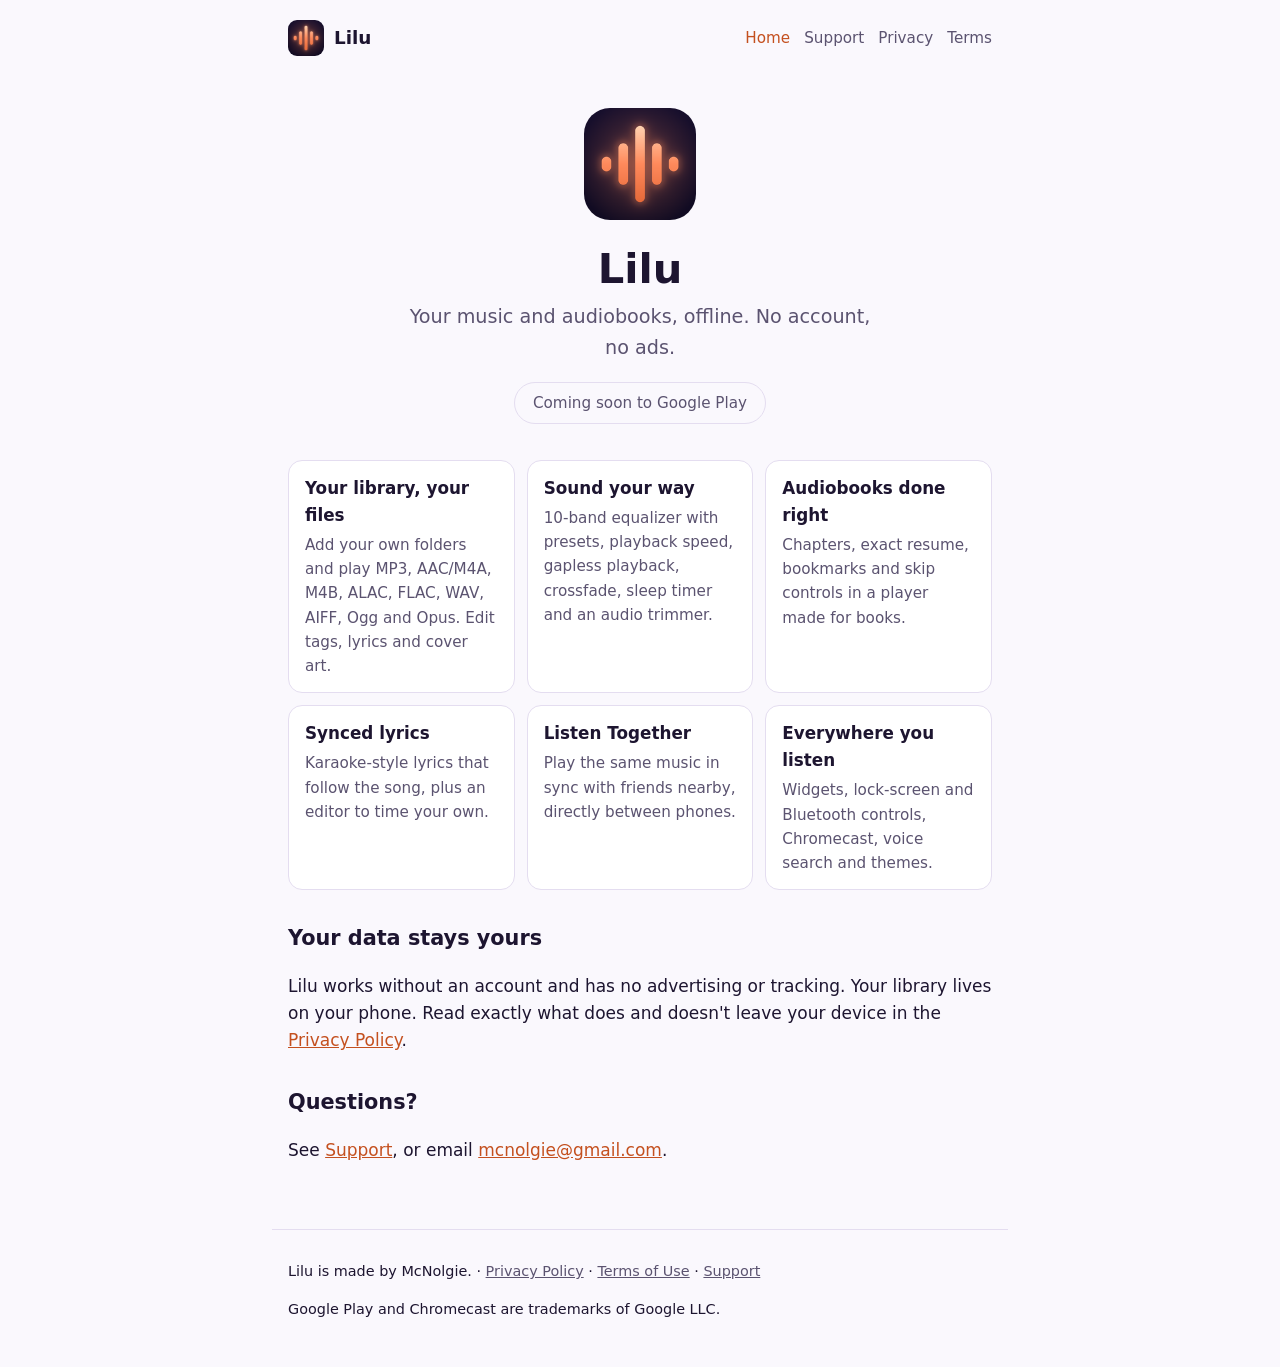
<file: index.html>
<!doctype html>
<html lang="en">
<head>
<meta charset="utf-8">
<meta name="viewport" content="width=device-width, initial-scale=1">
<title>Lilu – offline music and audiobook player by McNolgie</title>
<meta name="description" content="Lilu is an offline-first player for the music and audiobooks you already own. No account, no ads. Made by McNolgie.">
<link rel="icon" href="favicon.png">
<link rel="stylesheet" href="style.css">
</head>
<body>
<header class="site">
  <a class="brand" href="./"><img src="icon-192.png" alt="">Lilu</a>
  <nav class="site" aria-label="Site">
    <a href="./" aria-current="page">Home</a>
    <a href="support.html">Support</a>
    <a href="privacy.html">Privacy</a>
    <a href="terms.html">Terms</a>
  </nav>
</header>
<main>
  <section class="hero">
    <img src="icon-192.png" alt="Lilu app icon">
    <h1>Lilu</h1>
    <p>Your music and audiobooks, offline. No account, no ads.</p>
    <span class="pill">Coming soon to Google Play</span>
  </section>

  <div class="grid">
    <div class="card"><h3>Your library, your files</h3><p>Add your own folders and play MP3, AAC/M4A, M4B, ALAC, FLAC, WAV, AIFF, Ogg and Opus. Edit tags, lyrics and cover art.</p></div>
    <div class="card"><h3>Sound your way</h3><p>10-band equalizer with presets, playback speed, gapless playback, crossfade, sleep timer and an audio trimmer.</p></div>
    <div class="card"><h3>Audiobooks done right</h3><p>Chapters, exact resume, bookmarks and skip controls in a player made for books.</p></div>
    <div class="card"><h3>Synced lyrics</h3><p>Karaoke-style lyrics that follow the song, plus an editor to time your own.</p></div>
    <div class="card"><h3>Listen Together</h3><p>Play the same music in sync with friends nearby, directly between phones.</p></div>
    <div class="card"><h3>Everywhere you listen</h3><p>Widgets, lock-screen and Bluetooth controls, Chromecast, voice search and themes.</p></div>
  </div>

  <h2>Your data stays yours</h2>
  <p>Lilu works without an account and has no advertising or tracking. Your library lives on your phone. Read exactly what does and doesn't leave your device in the <a href="privacy.html">Privacy Policy</a>.</p>

  <h2>Questions?</h2>
  <p>See <a href="support.html">Support</a>, or email <a href="mailto:mcnolgie@gmail.com">mcnolgie@gmail.com</a>.</p>
</main>
<footer class="site">
  <p>Lilu is made by McNolgie. · <a href="privacy.html">Privacy Policy</a> · <a href="terms.html">Terms of Use</a> · <a href="support.html">Support</a></p>
  <p>Google Play and Chromecast are trademarks of Google LLC.</p>
</footer>
</body>
</html>
</file>
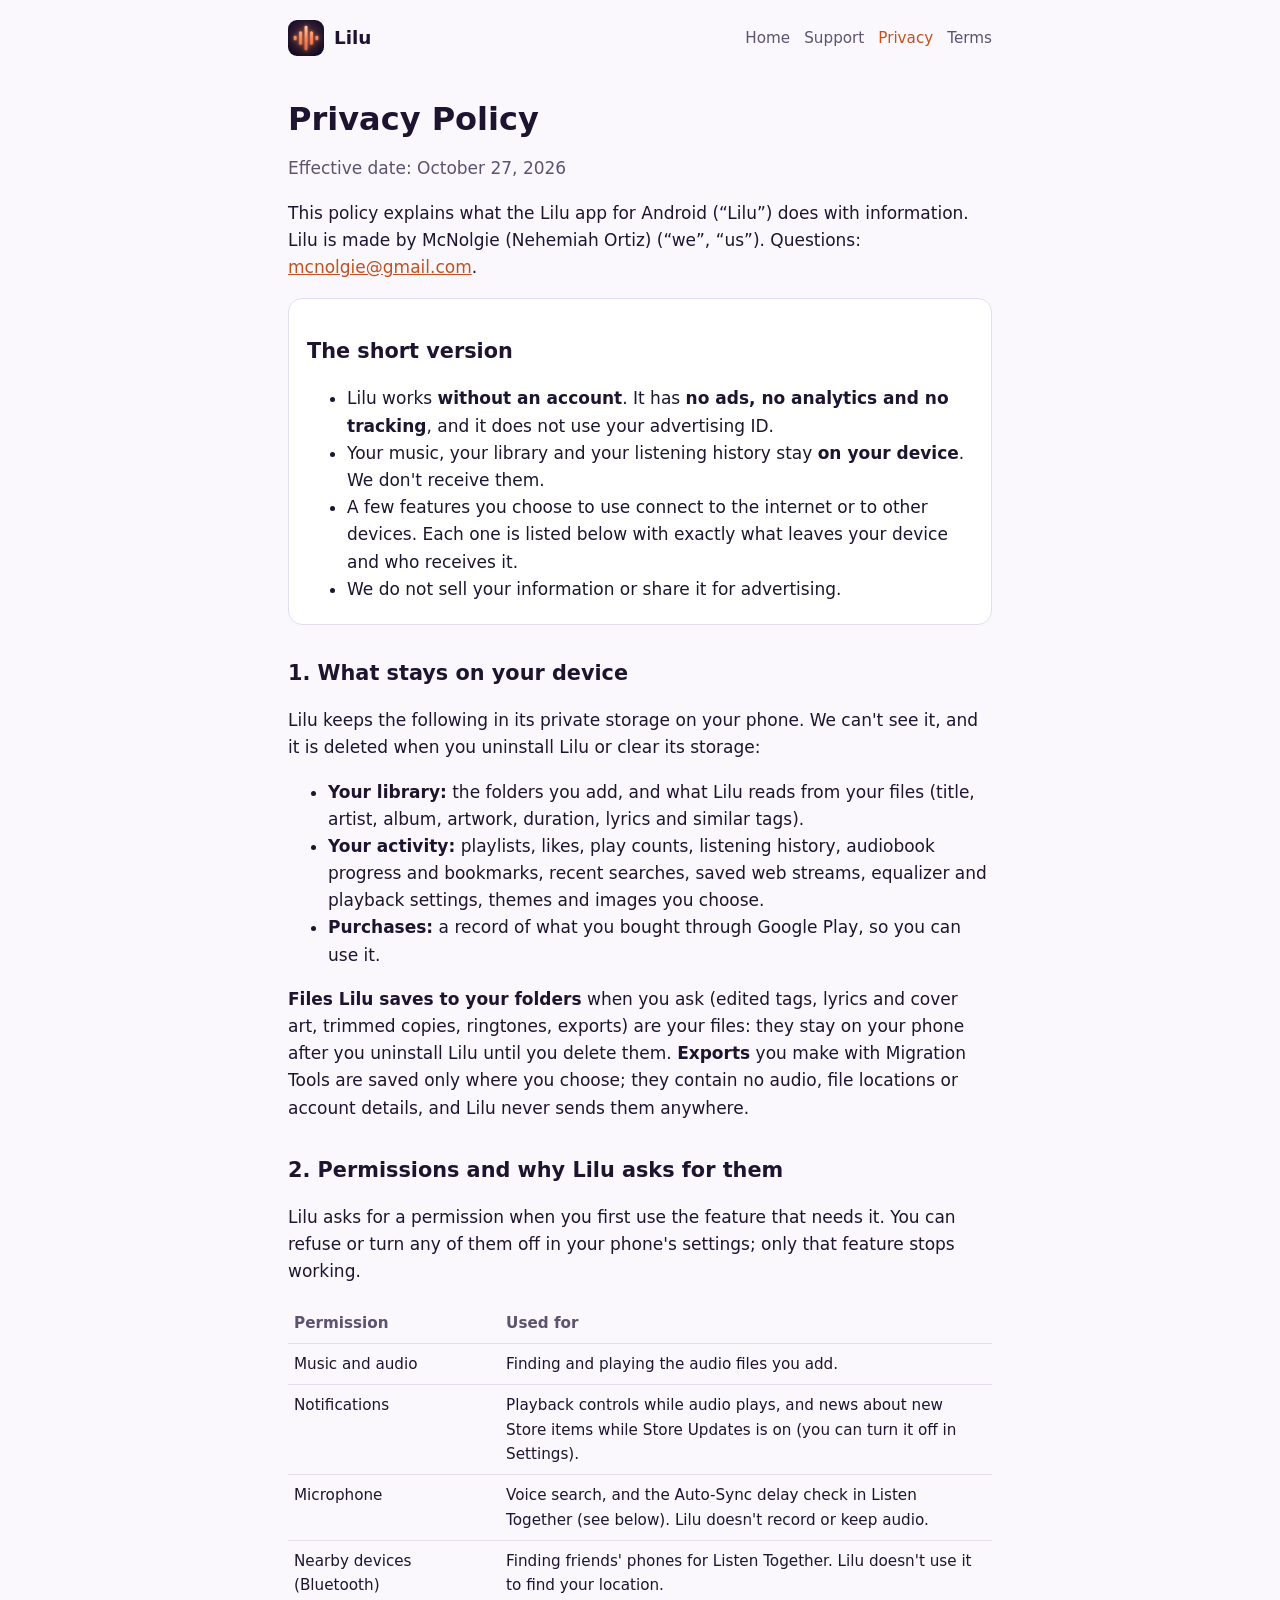
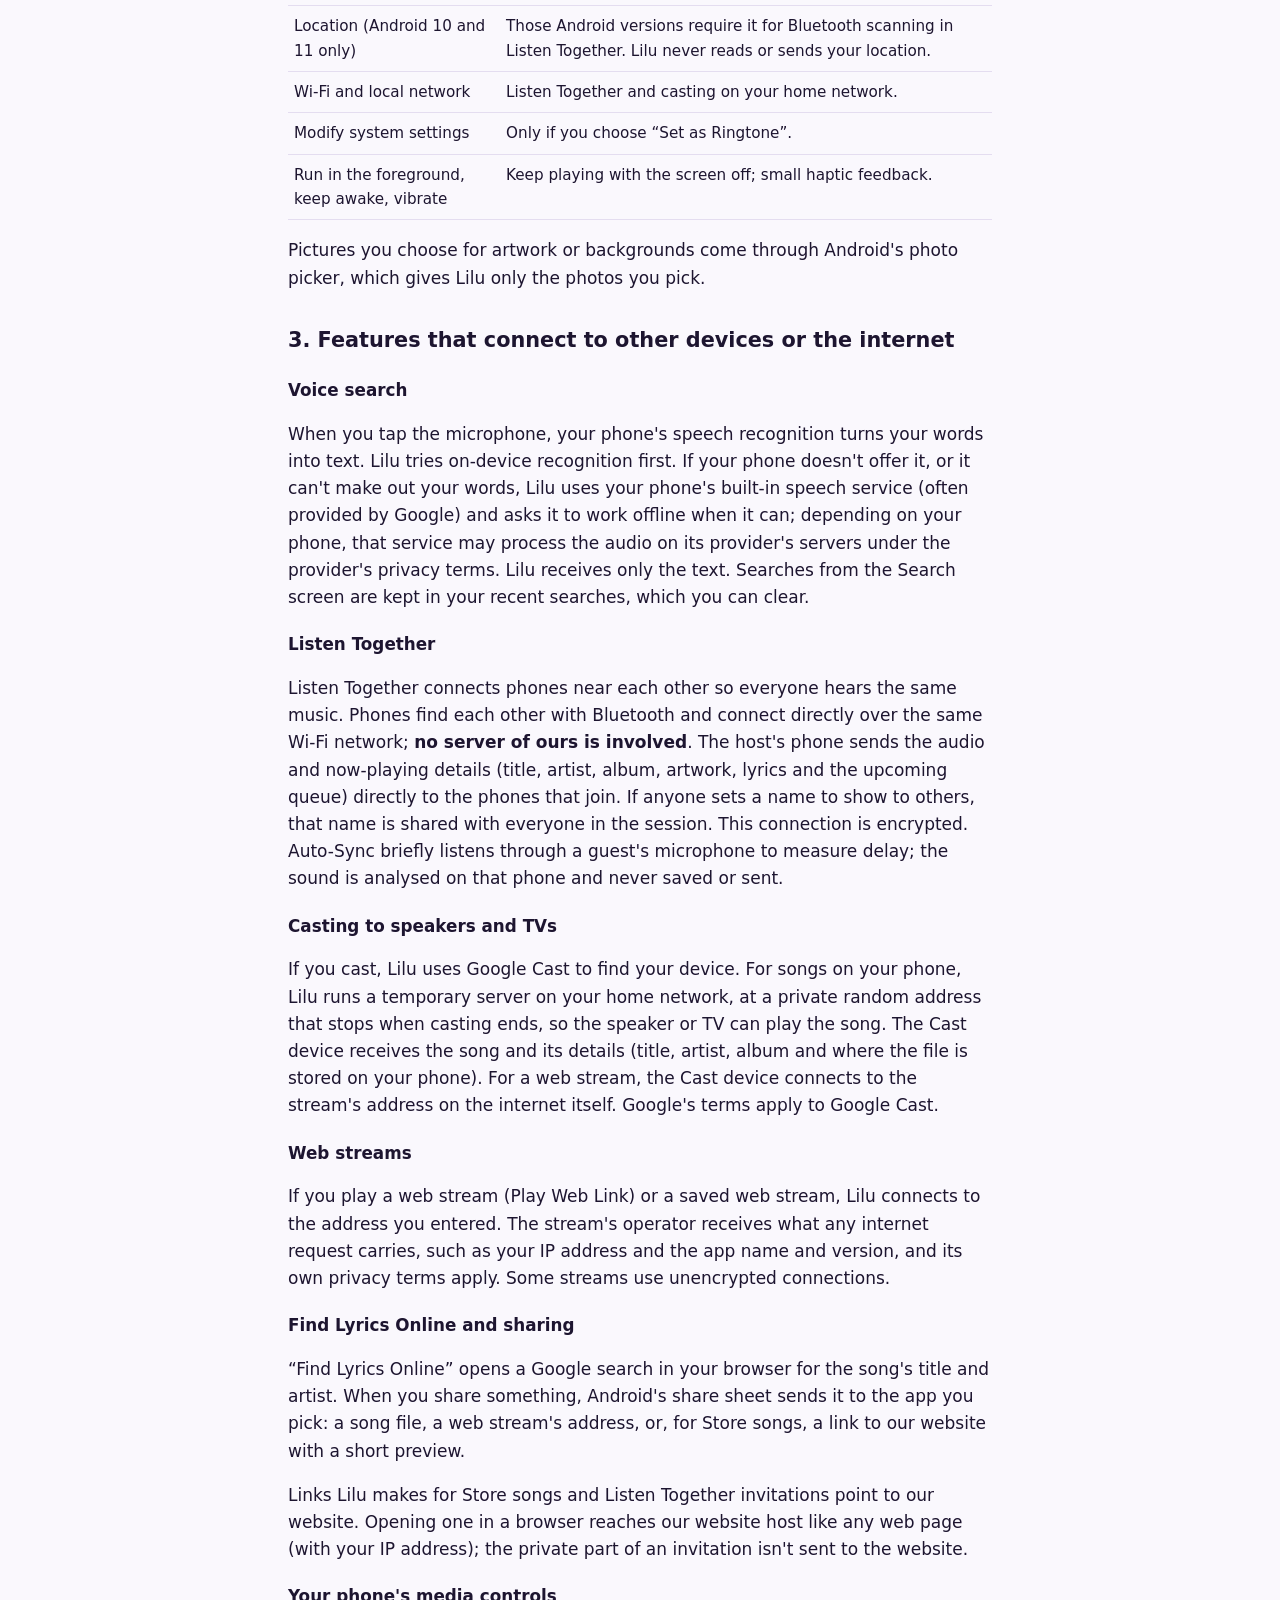
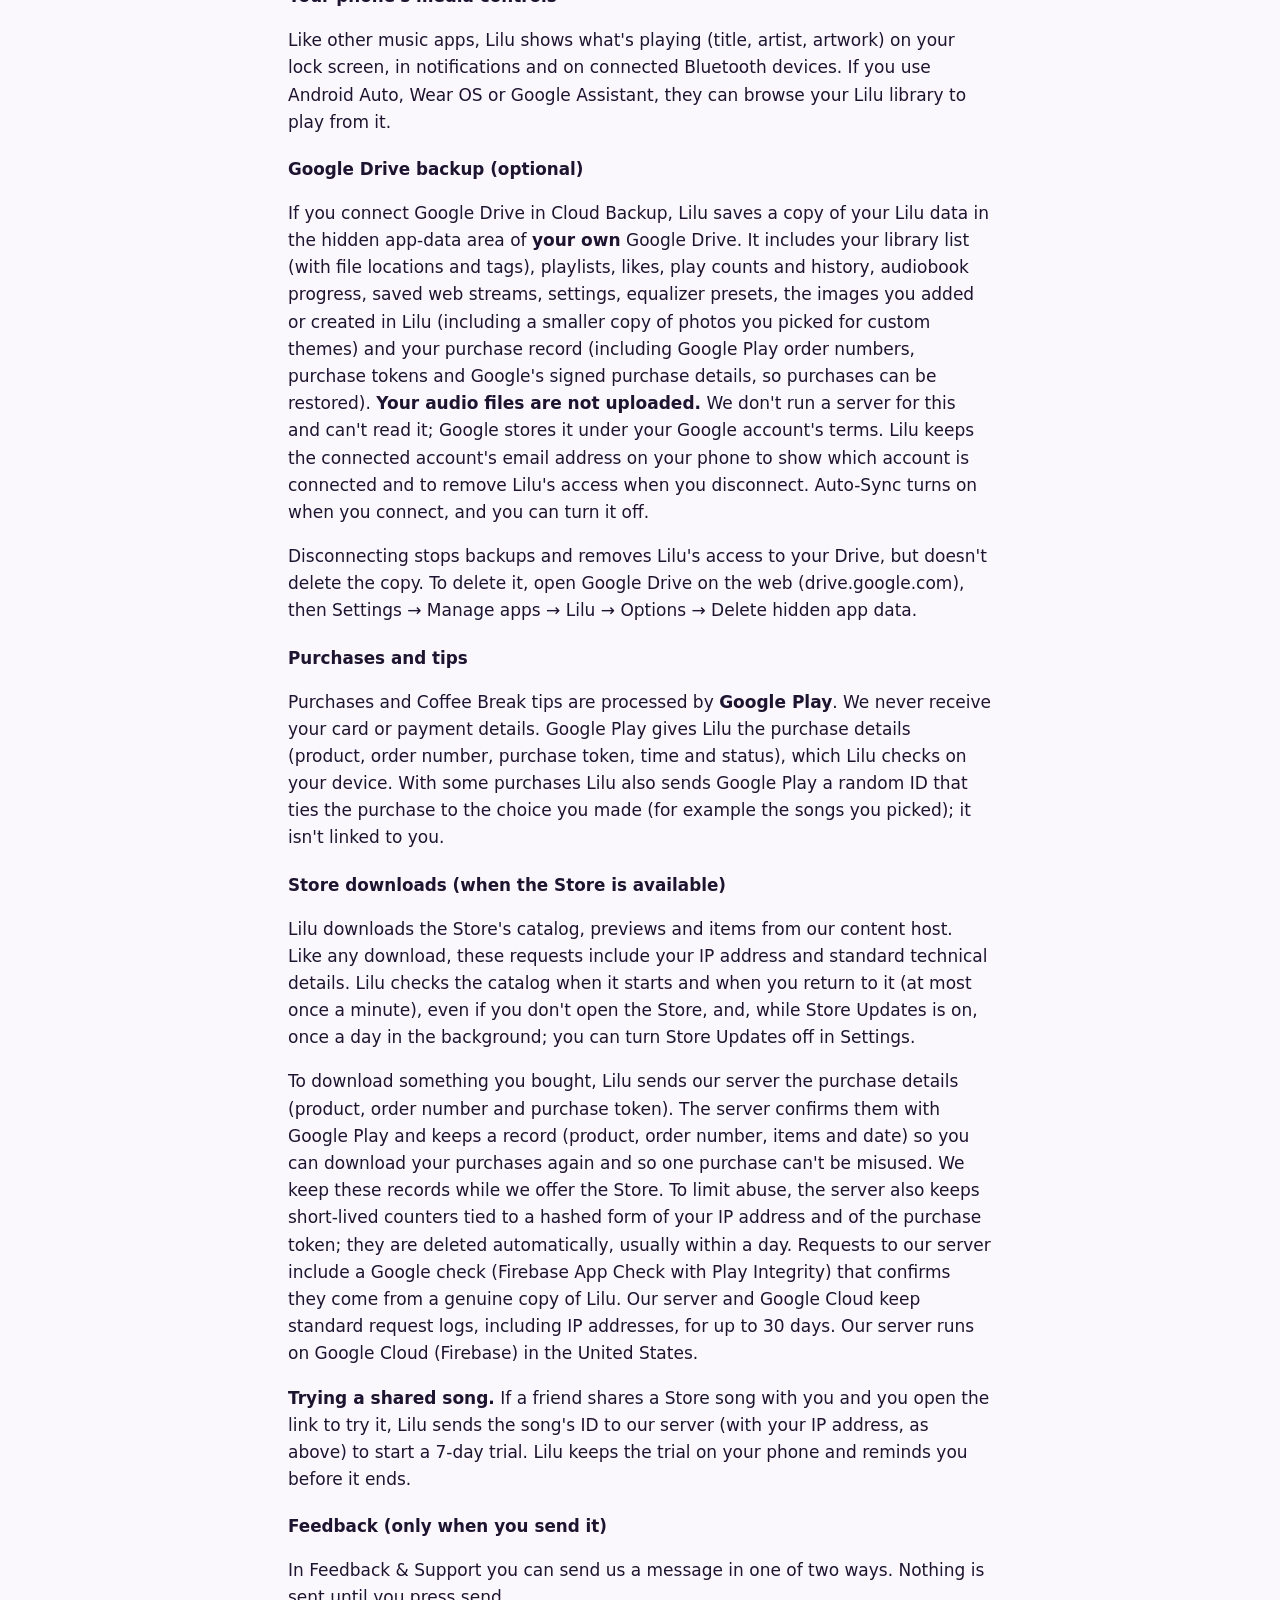
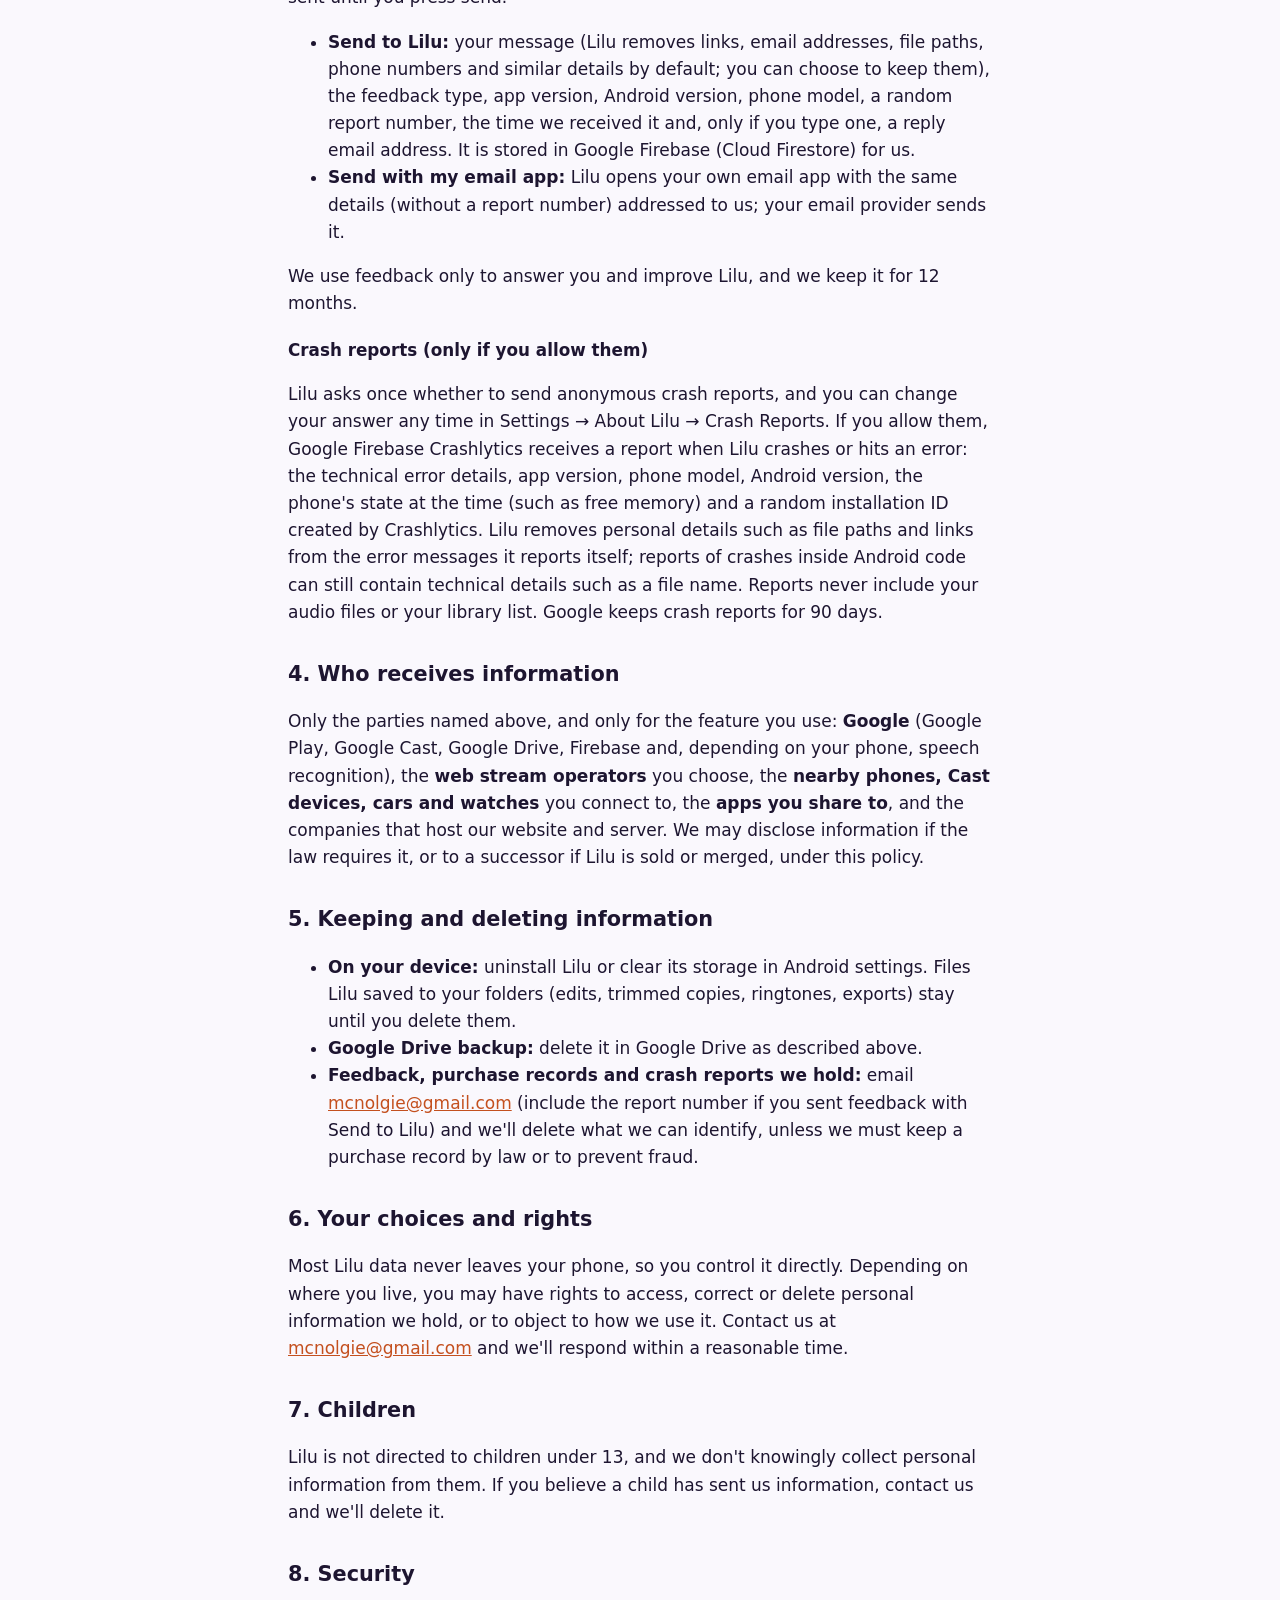
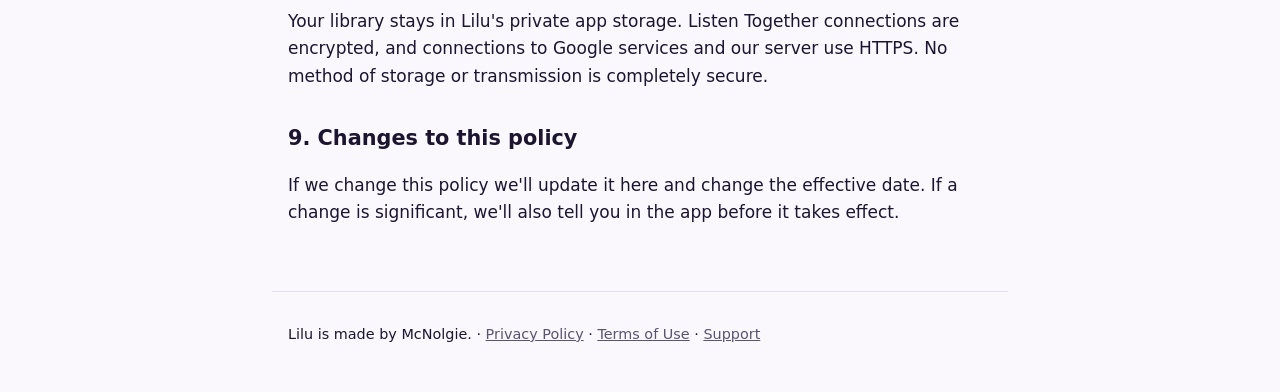
<file: privacy.html>
<!doctype html>
<html lang="en">
<head>
<meta charset="utf-8">
<meta name="viewport" content="width=device-width, initial-scale=1">
<title>Privacy Policy – Lilu</title>
<meta name="description" content="What the Lilu app keeps on your device, what leaves it, and who receives it.">
<link rel="icon" href="favicon.png">
<link rel="stylesheet" href="style.css">
</head>
<body>
<!-- Lilu by McNolgie. Checked against the app's code on 26 Oct 2026 (two independent passes). Owner details filled 26-27 Oct 2026. -->
<header class="site">
  <a class="brand" href="./"><img src="icon-192.png" alt="">Lilu</a>
  <nav class="site" aria-label="Site">
    <a href="./">Home</a>
    <a href="support.html">Support</a>
    <a href="privacy.html" aria-current="page">Privacy</a>
    <a href="terms.html">Terms</a>
  </nav>
</header>
<main>
<h1>Privacy Policy</h1>
<p class="muted">Effective date: October 27, 2026</p>

<p>This policy explains what the Lilu app for Android (“Lilu”) does with information. Lilu is made by McNolgie (Nehemiah Ortiz) (“we”, “us”). Questions: <a href="mailto:mcnolgie@gmail.com">mcnolgie@gmail.com</a>.</p>

<div class="summary">
<h2>The short version</h2>
<ul>
  <li>Lilu works <strong>without an account</strong>. It has <strong>no ads, no analytics and no tracking</strong>, and it does not use your advertising ID.</li>
  <li>Your music, your library and your listening history stay <strong>on your device</strong>. We don't receive them.</li>
  <li>A few features you choose to use connect to the internet or to other devices. Each one is listed below with exactly what leaves your device and who receives it.</li>
  <li>We do not sell your information or share it for advertising.</li>
</ul>
</div>

<h2>1. What stays on your device</h2>
<p>Lilu keeps the following in its private storage on your phone. We can't see it, and it is deleted when you uninstall Lilu or clear its storage:</p>
<ul>
  <li><strong>Your library:</strong> the folders you add, and what Lilu reads from your files (title, artist, album, artwork, duration, lyrics and similar tags).</li>
  <li><strong>Your activity:</strong> playlists, likes, play counts, listening history, audiobook progress and bookmarks, recent searches, saved web streams, equalizer and playback settings, themes and images you choose.</li>
  <li><strong>Purchases:</strong> a record of what you bought through Google Play, so you can use it.</li>
</ul>
<p><strong>Files Lilu saves to your folders</strong> when you ask (edited tags, lyrics and cover art, trimmed copies, ringtones, exports) are your files: they stay on your phone after you uninstall Lilu until you delete them. <strong>Exports</strong> you make with Migration Tools are saved only where you choose; they contain no audio, file locations or account details, and Lilu never sends them anywhere.</p>

<h2>2. Permissions and why Lilu asks for them</h2>
<p>Lilu asks for a permission when you first use the feature that needs it. You can refuse or turn any of them off in your phone's settings; only that feature stops working.</p>
<div class="table-wrap"><table>
  <tr><th>Permission</th><th>Used for</th></tr>
  <tr><td>Music and audio</td><td>Finding and playing the audio files you add.</td></tr>
  <tr><td>Notifications</td><td>Playback controls while audio plays, and news about new Store items while Store Updates is on (you can turn it off in Settings).</td></tr>
  <tr><td>Microphone</td><td>Voice search, and the Auto-Sync delay check in Listen Together (see below). Lilu doesn't record or keep audio.</td></tr>
  <tr><td>Nearby devices (Bluetooth)</td><td>Finding friends' phones for Listen Together. Lilu doesn't use it to find your location.</td></tr>
  <tr><td>Location (Android 10 and 11 only)</td><td>Those Android versions require it for Bluetooth scanning in Listen Together. Lilu never reads or sends your location.</td></tr>
  <tr><td>Wi-Fi and local network</td><td>Listen Together and casting on your home network.</td></tr>
  <tr><td>Modify system settings</td><td>Only if you choose “Set as Ringtone”.</td></tr>
  <tr><td>Run in the foreground, keep awake, vibrate</td><td>Keep playing with the screen off; small haptic feedback.</td></tr>
</table></div>
<p>Pictures you choose for artwork or backgrounds come through Android's photo picker, which gives Lilu only the photos you pick.</p>

<h2>3. Features that connect to other devices or the internet</h2>

<h3>Voice search</h3>
<p>When you tap the microphone, your phone's speech recognition turns your words into text. Lilu tries on-device recognition first. If your phone doesn't offer it, or it can't make out your words, Lilu uses your phone's built-in speech service (often provided by Google) and asks it to work offline when it can; depending on your phone, that service may process the audio on its provider's servers under the provider's privacy terms. Lilu receives only the text. Searches from the Search screen are kept in your recent searches, which you can clear.</p>

<h3>Listen Together</h3>
<p>Listen Together connects phones near each other so everyone hears the same music. Phones find each other with Bluetooth and connect directly over the same Wi-Fi network; <strong>no server of ours is involved</strong>. The host's phone sends the audio and now-playing details (title, artist, album, artwork, lyrics and the upcoming queue) directly to the phones that join. If anyone sets a name to show to others, that name is shared with everyone in the session. This connection is encrypted. Auto-Sync briefly listens through a guest's microphone to measure delay; the sound is analysed on that phone and never saved or sent.</p>

<h3>Casting to speakers and TVs</h3>
<p>If you cast, Lilu uses Google Cast to find your device. For songs on your phone, Lilu runs a temporary server on your home network, at a private random address that stops when casting ends, so the speaker or TV can play the song. The Cast device receives the song and its details (title, artist, album and where the file is stored on your phone). For a web stream, the Cast device connects to the stream's address on the internet itself. Google's terms apply to Google Cast.</p>

<h3>Web streams</h3>
<p>If you play a web stream (Play Web Link) or a saved web stream, Lilu connects to the address you entered. The stream's operator receives what any internet request carries, such as your IP address and the app name and version, and its own privacy terms apply. Some streams use unencrypted connections.</p>

<h3>Find Lyrics Online and sharing</h3>
<p>“Find Lyrics Online” opens a Google search in your browser for the song's title and artist. When you share something, Android's share sheet sends it to the app you pick: a song file, a web stream's address, or, for Store songs, a link to our website with a short preview.</p>
<p>Links Lilu makes for Store songs and Listen Together invitations point to our website. Opening one in a browser reaches our website host like any web page (with your IP address); the private part of an invitation isn't sent to the website.</p>

<h3>Your phone's media controls</h3>
<p>Like other music apps, Lilu shows what's playing (title, artist, artwork) on your lock screen, in notifications and on connected Bluetooth devices. If you use Android Auto, Wear OS or Google Assistant, they can browse your Lilu library to play from it.</p>

<h3>Google Drive backup (optional)</h3>
<p>If you connect Google Drive in Cloud Backup, Lilu saves a copy of your Lilu data in the hidden app-data area of <strong>your own</strong> Google Drive. It includes your library list (with file locations and tags), playlists, likes, play counts and history, audiobook progress, saved web streams, settings, equalizer presets, the images you added or created in Lilu (including a smaller copy of photos you picked for custom themes) and your purchase record (including Google Play order numbers, purchase tokens and Google's signed purchase details, so purchases can be restored). <strong>Your audio files are not uploaded.</strong> We don't run a server for this and can't read it; Google stores it under your Google account's terms. Lilu keeps the connected account's email address on your phone to show which account is connected and to remove Lilu's access when you disconnect. Auto-Sync turns on when you connect, and you can turn it off.</p>
<p>Disconnecting stops backups and removes Lilu's access to your Drive, but doesn't delete the copy. To delete it, open Google Drive on the web (drive.google.com), then Settings → Manage apps → Lilu → Options → Delete hidden app data.</p>

<h3>Purchases and tips</h3>
<p>Purchases and Coffee Break tips are processed by <strong>Google Play</strong>. We never receive your card or payment details. Google Play gives Lilu the purchase details (product, order number, purchase token, time and status), which Lilu checks on your device. With some purchases Lilu also sends Google Play a random ID that ties the purchase to the choice you made (for example the songs you picked); it isn't linked to you.</p>

<h3>Store downloads (when the Store is available)</h3>
<p>Lilu downloads the Store's catalog, previews and items from our content host. Like any download, these requests include your IP address and standard technical details. Lilu checks the catalog when it starts and when you return to it (at most once a minute), even if you don't open the Store, and, while Store Updates is on, once a day in the background; you can turn Store Updates off in Settings.</p>
<p>To download something you bought, Lilu sends our server the purchase details (product, order number and purchase token). The server confirms them with Google Play and keeps a record (product, order number, items and date) so you can download your purchases again and so one purchase can't be misused. We keep these records while we offer the Store. To limit abuse, the server also keeps short-lived counters tied to a hashed form of your IP address and of the purchase token; they are deleted automatically, usually within a day. Requests to our server include a Google check (Firebase App Check with Play Integrity) that confirms they come from a genuine copy of Lilu. Our server and Google Cloud keep standard request logs, including IP addresses, for up to 30 days. Our server runs on Google Cloud (Firebase) in the United States.</p>
<p><strong>Trying a shared song.</strong> If a friend shares a Store song with you and you open the link to try it, Lilu sends the song's ID to our server (with your IP address, as above) to start a 7-day trial. Lilu keeps the trial on your phone and reminds you before it ends.</p>

<h3>Feedback (only when you send it)</h3>
<p>In Feedback &amp; Support you can send us a message in one of two ways. Nothing is sent until you press send.</p>
<ul>
  <li><strong>Send to Lilu:</strong> your message (Lilu removes links, email addresses, file paths, phone numbers and similar details by default; you can choose to keep them), the feedback type, app version, Android version, phone model, a random report number, the time we received it and, only if you type one, a reply email address. It is stored in Google Firebase (Cloud Firestore) for us.</li>
  <li><strong>Send with my email app:</strong> Lilu opens your own email app with the same details (without a report number) addressed to us; your email provider sends it.</li>
</ul>
<p>We use feedback only to answer you and improve Lilu, and we keep it for 12 months.</p>

<h3>Crash reports (only if you allow them)</h3>
<p>Lilu asks once whether to send anonymous crash reports, and you can change your answer any time in Settings → About Lilu → Crash Reports. If you allow them, Google Firebase Crashlytics receives a report when Lilu crashes or hits an error: the technical error details, app version, phone model, Android version, the phone's state at the time (such as free memory) and a random installation ID created by Crashlytics. Lilu removes personal details such as file paths and links from the error messages it reports itself; reports of crashes inside Android code can still contain technical details such as a file name. Reports never include your audio files or your library list. Google keeps crash reports for 90 days.</p>

<h2>4. Who receives information</h2>
<p>Only the parties named above, and only for the feature you use: <strong>Google</strong> (Google Play, Google Cast, Google Drive, Firebase and, depending on your phone, speech recognition), the <strong>web stream operators</strong> you choose, the <strong>nearby phones, Cast devices, cars and watches</strong> you connect to, the <strong>apps you share to</strong>, and the companies that host our website and server. We may disclose information if the law requires it, or to a successor if Lilu is sold or merged, under this policy.</p>

<h2>5. Keeping and deleting information</h2>
<ul>
  <li><strong>On your device:</strong> uninstall Lilu or clear its storage in Android settings. Files Lilu saved to your folders (edits, trimmed copies, ringtones, exports) stay until you delete them.</li>
  <li><strong>Google Drive backup:</strong> delete it in Google Drive as described above.</li>
  <li><strong>Feedback, purchase records and crash reports we hold:</strong> email <a href="mailto:mcnolgie@gmail.com">mcnolgie@gmail.com</a> (include the report number if you sent feedback with Send to Lilu) and we'll delete what we can identify, unless we must keep a purchase record by law or to prevent fraud.</li>
</ul>

<h2>6. Your choices and rights</h2>
<p>Most Lilu data never leaves your phone, so you control it directly. Depending on where you live, you may have rights to access, correct or delete personal information we hold, or to object to how we use it. Contact us at <a href="mailto:mcnolgie@gmail.com">mcnolgie@gmail.com</a> and we'll respond within a reasonable time.</p>

<h2>7. Children</h2>
<p>Lilu is not directed to children under 13, and we don't knowingly collect personal information from them. If you believe a child has sent us information, contact us and we'll delete it.</p>

<h2>8. Security</h2>
<p>Your library stays in Lilu's private app storage. Listen Together connections are encrypted, and connections to Google services and our server use HTTPS. No method of storage or transmission is completely secure.</p>

<h2>9. Changes to this policy</h2>
<p>If we change this policy we'll update it here and change the effective date. If a change is significant, we'll also tell you in the app before it takes effect.</p>
</main>
<footer class="site">
  <p>Lilu is made by McNolgie. · <a href="privacy.html">Privacy Policy</a> · <a href="terms.html">Terms of Use</a> · <a href="support.html">Support</a></p>
</footer>
</body>
</html>
</file>
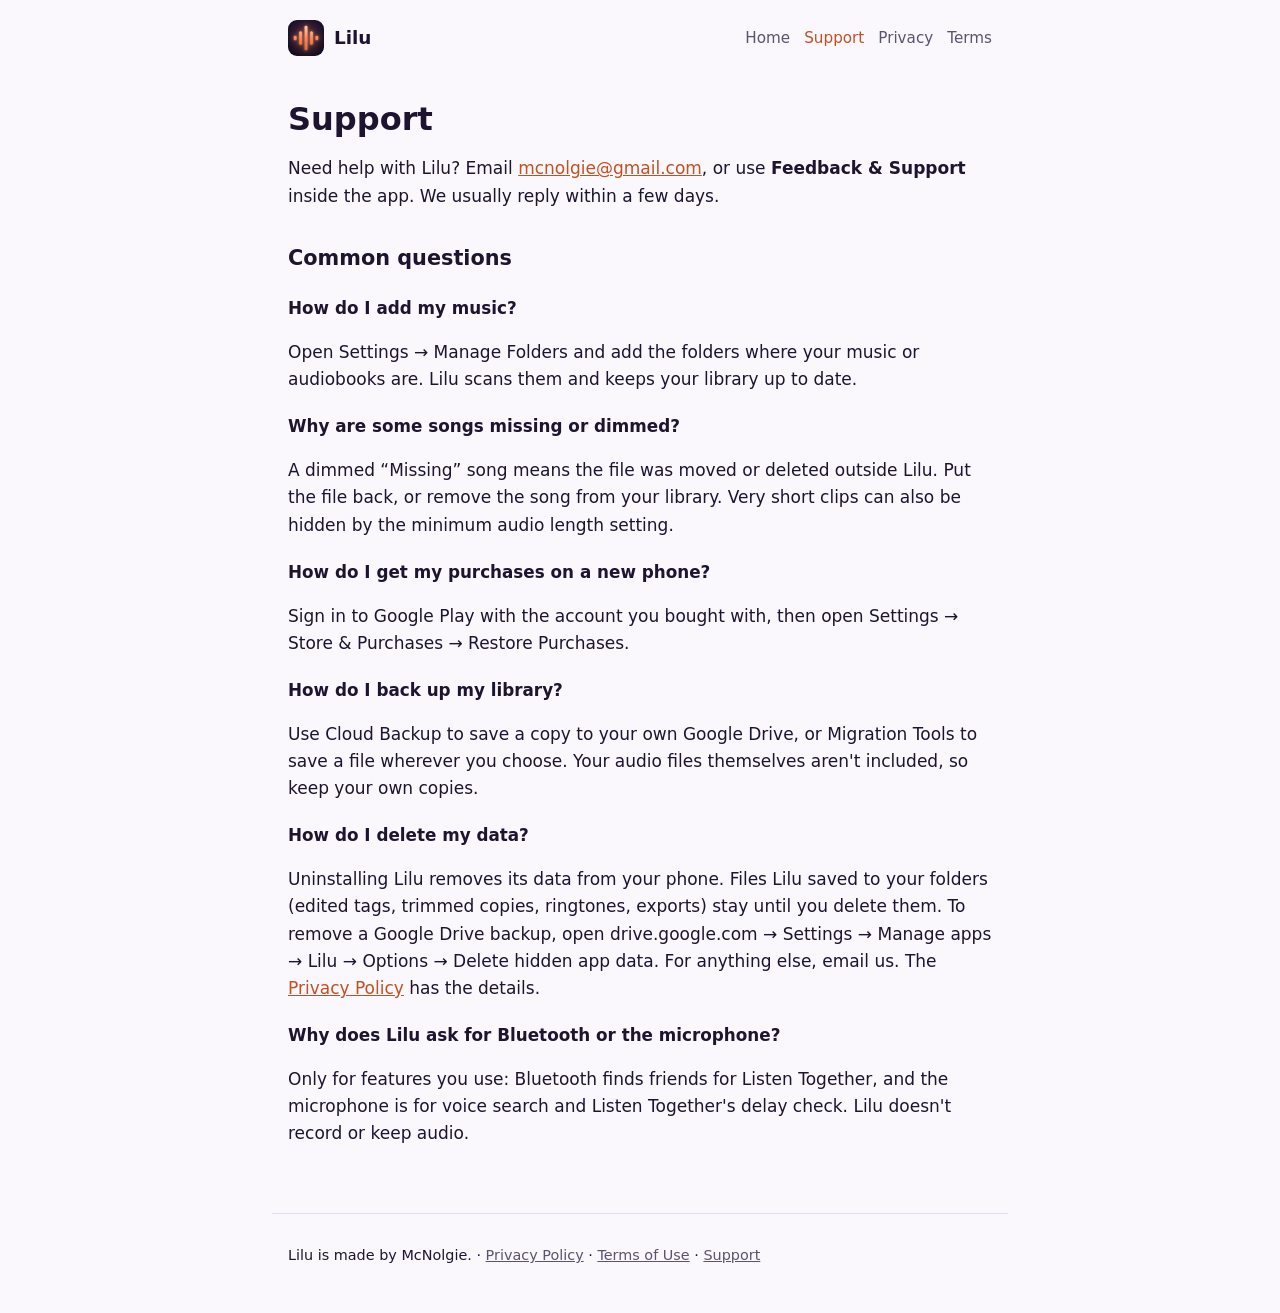
<file: support.html>
<!doctype html>
<html lang="en">
<head>
<meta charset="utf-8">
<meta name="viewport" content="width=device-width, initial-scale=1">
<title>Support – Lilu</title>
<meta name="description" content="Help with the Lilu app and how to contact McNolgie.">
<link rel="icon" href="favicon.png">
<link rel="stylesheet" href="style.css">
</head>
<body>
<header class="site">
  <a class="brand" href="./"><img src="icon-192.png" alt="">Lilu</a>
  <nav class="site" aria-label="Site">
    <a href="./">Home</a>
    <a href="support.html" aria-current="page">Support</a>
    <a href="privacy.html">Privacy</a>
    <a href="terms.html">Terms</a>
  </nav>
</header>
<main>
<h1>Support</h1>
<p>Need help with Lilu? Email <a href="mailto:mcnolgie@gmail.com">mcnolgie@gmail.com</a>, or use <strong>Feedback &amp; Support</strong> inside the app. We usually reply within a few days.</p>

<h2>Common questions</h2>

<h3>How do I add my music?</h3>
<p>Open Settings → Manage Folders and add the folders where your music or audiobooks are. Lilu scans them and keeps your library up to date.</p>

<h3>Why are some songs missing or dimmed?</h3>
<p>A dimmed “Missing” song means the file was moved or deleted outside Lilu. Put the file back, or remove the song from your library. Very short clips can also be hidden by the minimum audio length setting.</p>

<h3>How do I get my purchases on a new phone?</h3>
<p>Sign in to Google Play with the account you bought with, then open Settings → Store &amp; Purchases → Restore Purchases.</p>

<h3>How do I back up my library?</h3>
<p>Use Cloud Backup to save a copy to your own Google Drive, or Migration Tools to save a file wherever you choose. Your audio files themselves aren't included, so keep your own copies.</p>

<h3>How do I delete my data?</h3>
<p>Uninstalling Lilu removes its data from your phone. Files Lilu saved to your folders (edited tags, trimmed copies, ringtones, exports) stay until you delete them. To remove a Google Drive backup, open drive.google.com → Settings → Manage apps → Lilu → Options → Delete hidden app data. For anything else, email us. The <a href="privacy.html">Privacy Policy</a> has the details.</p>

<h3>Why does Lilu ask for Bluetooth or the microphone?</h3>
<p>Only for features you use: Bluetooth finds friends for Listen Together, and the microphone is for voice search and Listen Together's delay check. Lilu doesn't record or keep audio.</p>
</main>
<footer class="site">
  <p>Lilu is made by McNolgie. · <a href="privacy.html">Privacy Policy</a> · <a href="terms.html">Terms of Use</a> · <a href="support.html">Support</a></p>
</footer>
</body>
</html>
</file>
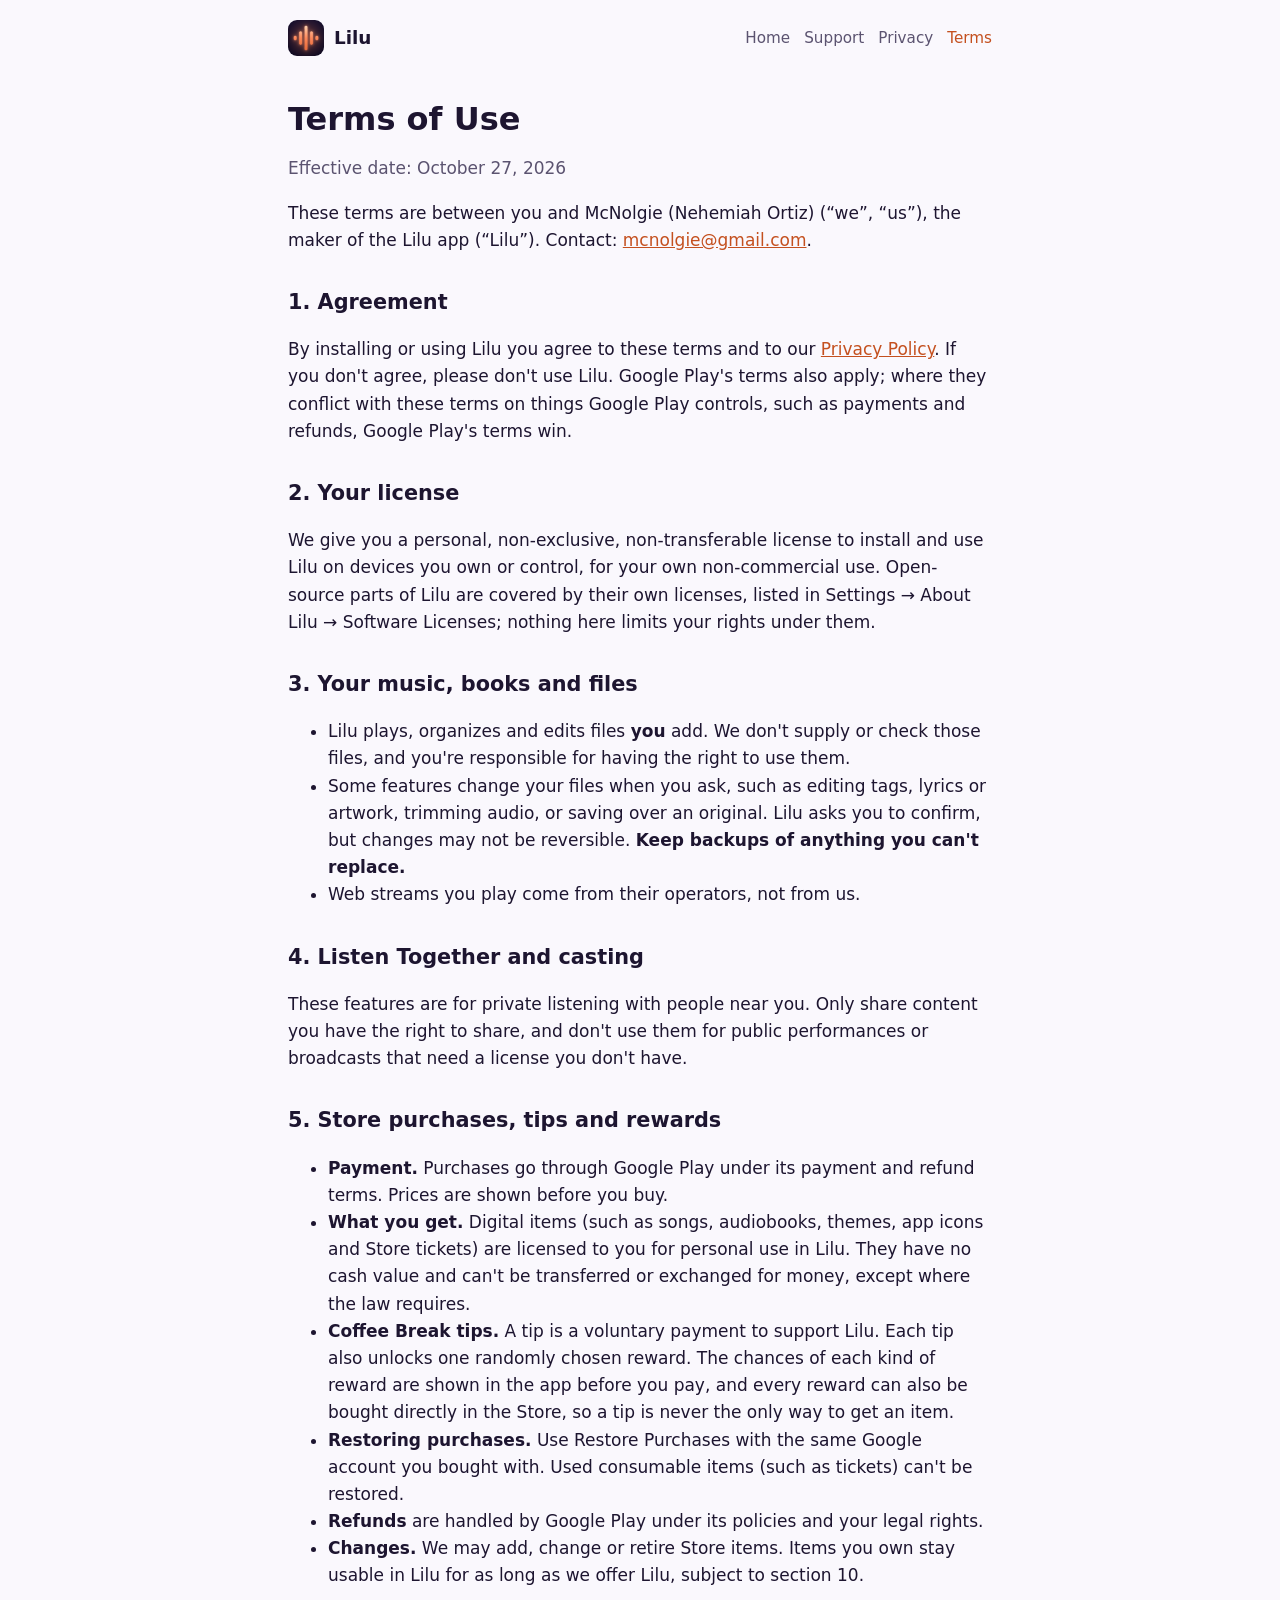
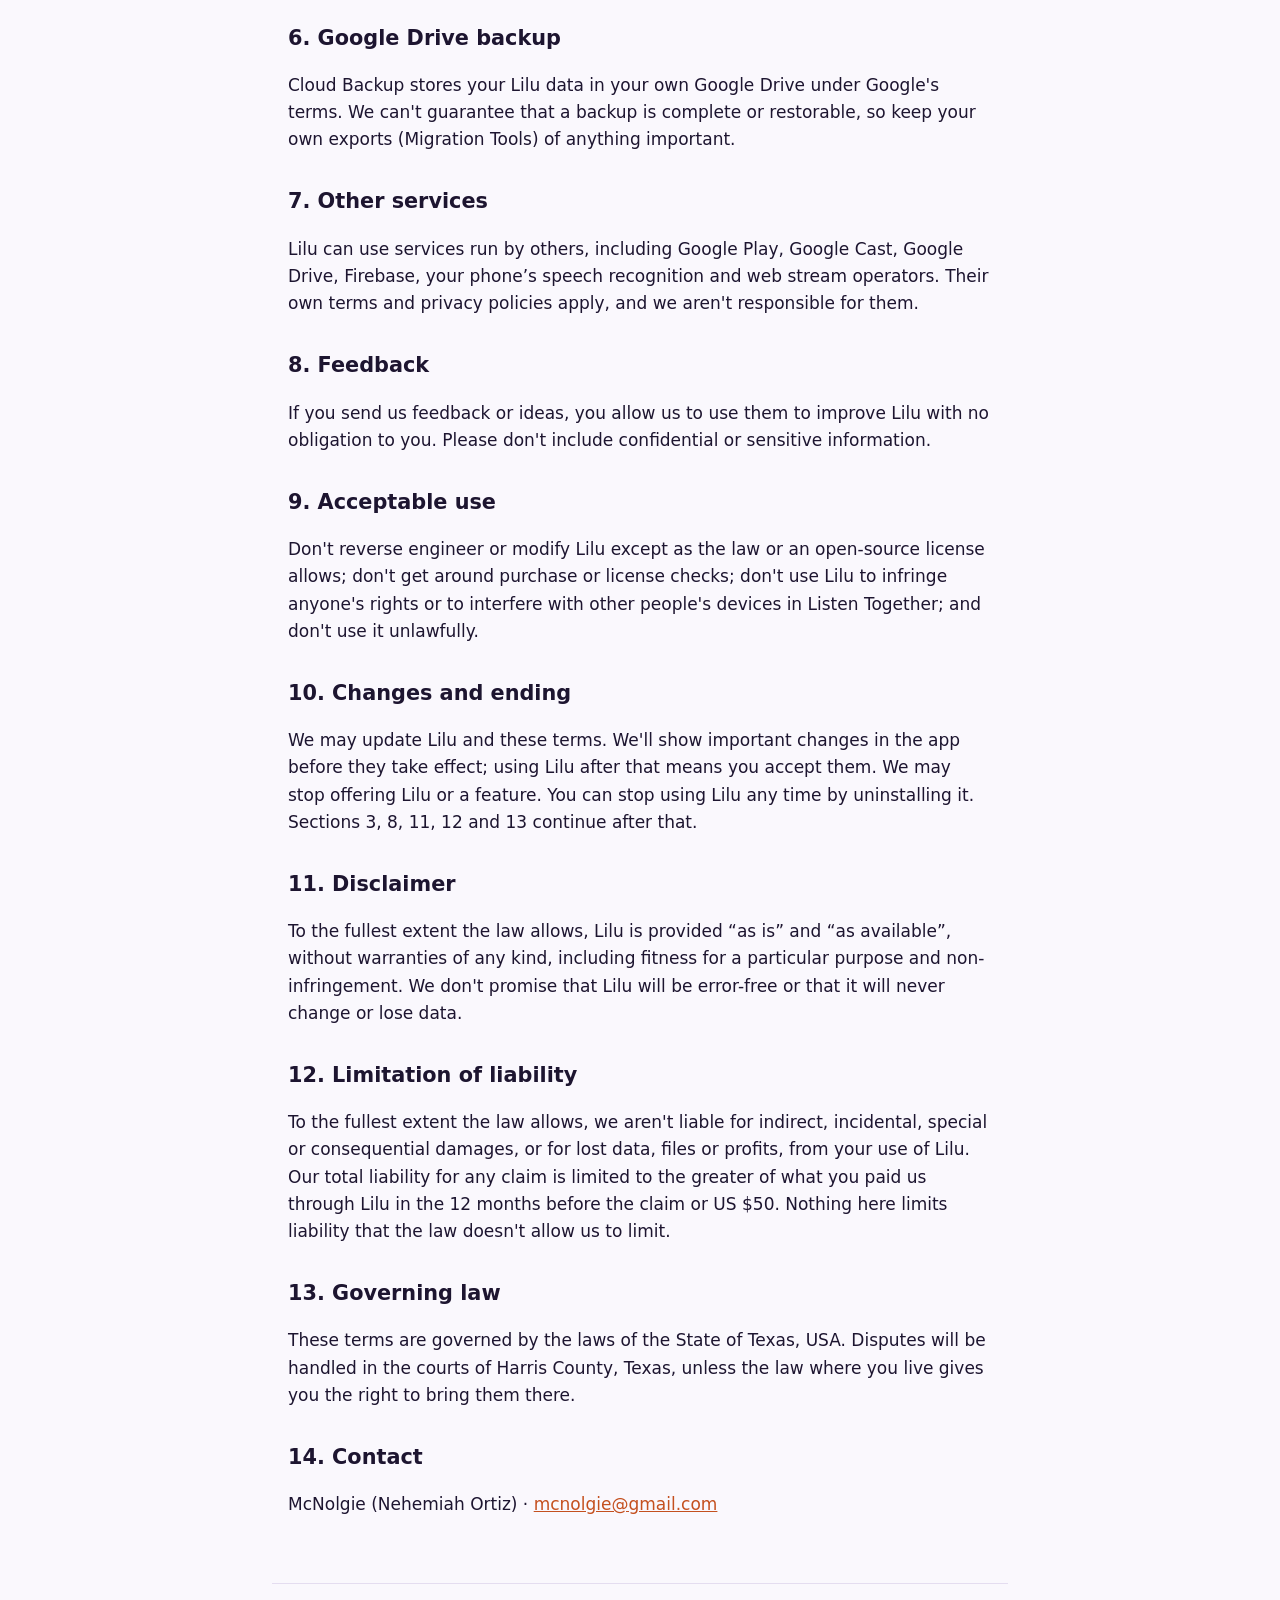
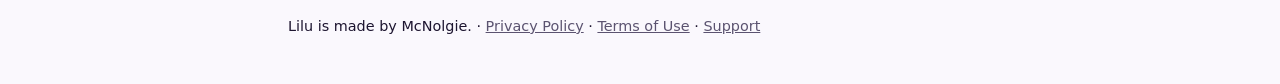
<file: terms.html>
<!doctype html>
<html lang="en">
<head>
<meta charset="utf-8">
<meta name="viewport" content="width=device-width, initial-scale=1">
<title>Terms of Use – Lilu</title>
<meta name="description" content="The terms for using the Lilu app.">
<link rel="icon" href="favicon.png">
<link rel="stylesheet" href="style.css">
</head>
<body>
<!-- Lilu by McNolgie. Checked against the app's code on 26 Oct 2026 (two independent passes). Owner details filled 26-27 Oct 2026. -->
<header class="site">
  <a class="brand" href="./"><img src="icon-192.png" alt="">Lilu</a>
  <nav class="site" aria-label="Site">
    <a href="./">Home</a>
    <a href="support.html">Support</a>
    <a href="privacy.html">Privacy</a>
    <a href="terms.html" aria-current="page">Terms</a>
  </nav>
</header>
<main>
<h1>Terms of Use</h1>
<p class="muted">Effective date: October 27, 2026</p>
<p>These terms are between you and McNolgie (Nehemiah Ortiz) (“we”, “us”), the maker of the Lilu app (“Lilu”). Contact: <a href="mailto:mcnolgie@gmail.com">mcnolgie@gmail.com</a>.</p>

<h2>1. Agreement</h2>
<p>By installing or using Lilu you agree to these terms and to our <a href="privacy.html">Privacy Policy</a>. If you don't agree, please don't use Lilu. Google Play's terms also apply; where they conflict with these terms on things Google Play controls, such as payments and refunds, Google Play's terms win.</p>

<h2>2. Your license</h2>
<p>We give you a personal, non-exclusive, non-transferable license to install and use Lilu on devices you own or control, for your own non-commercial use. Open-source parts of Lilu are covered by their own licenses, listed in Settings → About Lilu → Software Licenses; nothing here limits your rights under them.</p>

<h2>3. Your music, books and files</h2>
<ul>
  <li>Lilu plays, organizes and edits files <strong>you</strong> add. We don't supply or check those files, and you're responsible for having the right to use them.</li>
  <li>Some features change your files when you ask, such as editing tags, lyrics or artwork, trimming audio, or saving over an original. Lilu asks you to confirm, but changes may not be reversible. <strong>Keep backups of anything you can't replace.</strong></li>
  <li>Web streams you play come from their operators, not from us.</li>
</ul>

<h2>4. Listen Together and casting</h2>
<p>These features are for private listening with people near you. Only share content you have the right to share, and don't use them for public performances or broadcasts that need a license you don't have.</p>

<h2>5. Store purchases, tips and rewards</h2>
<ul>
  <li><strong>Payment.</strong> Purchases go through Google Play under its payment and refund terms. Prices are shown before you buy.</li>
  <li><strong>What you get.</strong> Digital items (such as songs, audiobooks, themes, app icons and Store tickets) are licensed to you for personal use in Lilu. They have no cash value and can't be transferred or exchanged for money, except where the law requires.</li>
  <li><strong>Coffee Break tips.</strong> A tip is a voluntary payment to support Lilu. Each tip also unlocks one randomly chosen reward. The chances of each kind of reward are shown in the app before you pay, and every reward can also be bought directly in the Store, so a tip is never the only way to get an item.</li>
  <li><strong>Restoring purchases.</strong> Use Restore Purchases with the same Google account you bought with. Used consumable items (such as tickets) can't be restored.</li>
  <li><strong>Refunds</strong> are handled by Google Play under its policies and your legal rights.</li>
  <li><strong>Changes.</strong> We may add, change or retire Store items. Items you own stay usable in Lilu for as long as we offer Lilu, subject to section 10.</li>
</ul>

<h2>6. Google Drive backup</h2>
<p>Cloud Backup stores your Lilu data in your own Google Drive under Google's terms. We can't guarantee that a backup is complete or restorable, so keep your own exports (Migration Tools) of anything important.</p>

<h2>7. Other services</h2>
<p>Lilu can use services run by others, including Google Play, Google Cast, Google Drive, Firebase, your phone’s speech recognition and web stream operators. Their own terms and privacy policies apply, and we aren't responsible for them.</p>

<h2>8. Feedback</h2>
<p>If you send us feedback or ideas, you allow us to use them to improve Lilu with no obligation to you. Please don't include confidential or sensitive information.</p>

<h2>9. Acceptable use</h2>
<p>Don't reverse engineer or modify Lilu except as the law or an open-source license allows; don't get around purchase or license checks; don't use Lilu to infringe anyone's rights or to interfere with other people's devices in Listen Together; and don't use it unlawfully.</p>

<h2>10. Changes and ending</h2>
<p>We may update Lilu and these terms. We'll show important changes in the app before they take effect; using Lilu after that means you accept them. We may stop offering Lilu or a feature. You can stop using Lilu any time by uninstalling it. Sections 3, 8, 11, 12 and 13 continue after that.</p>

<h2>11. Disclaimer</h2>
<p>To the fullest extent the law allows, Lilu is provided “as is” and “as available”, without warranties of any kind, including fitness for a particular purpose and non-infringement. We don't promise that Lilu will be error-free or that it will never change or lose data.</p>

<h2>12. Limitation of liability</h2>
<p>To the fullest extent the law allows, we aren't liable for indirect, incidental, special or consequential damages, or for lost data, files or profits, from your use of Lilu. Our total liability for any claim is limited to the greater of what you paid us through Lilu in the 12 months before the claim or US $50. Nothing here limits liability that the law doesn't allow us to limit.</p>

<h2>13. Governing law</h2>
<p>These terms are governed by the laws of the State of Texas, USA. Disputes will be handled in the courts of Harris County, Texas, unless the law where you live gives you the right to bring them there.</p>

<h2>14. Contact</h2>
<p>McNolgie (Nehemiah Ortiz) · <a href="mailto:mcnolgie@gmail.com">mcnolgie@gmail.com</a></p>
</main>
<footer class="site">
  <p>Lilu is made by McNolgie. · <a href="privacy.html">Privacy Policy</a> · <a href="terms.html">Terms of Use</a> · <a href="support.html">Support</a></p>
</footer>
</body>
</html>
</file>
<file: style.css>
:root {
  --bg: #0f0a1f;
  --surface: #1a1330;
  --text: #f4f1fa;
  --muted: #c9c3da;
  --accent: #ff8a5c;
  --line: #2d2448;
  --max: 46rem;
}
@media (prefers-color-scheme: light) {
  :root {
    --bg: #faf8fd;
    --surface: #ffffff;
    --text: #1d1530;
    --muted: #5b5370;
    --accent: #c4501f;
    --line: #e4ddf0;
  }
}
* { box-sizing: border-box; }
html { -webkit-text-size-adjust: 100%; }
body {
  margin: 0;
  background: var(--bg);
  color: var(--text);
  font: 17px/1.6 system-ui, -apple-system, "Segoe UI", Roboto, "Helvetica Neue", Arial, sans-serif;
}
a { color: var(--accent); }
a:focus-visible { outline: 2px solid var(--accent); outline-offset: 2px; }
header.site, footer.site, main { max-width: var(--max); margin: 0 auto; padding: 0 16px; }
header.site { display: flex; align-items: center; gap: 12px; padding-top: 20px; padding-bottom: 8px; }
header.site a.brand { display: flex; align-items: center; gap: 10px; color: var(--text); text-decoration: none; font-weight: 700; font-size: 1.15rem; }
header.site img { width: 36px; height: 36px; border-radius: 9px; }
nav.site { margin-left: auto; display: flex; gap: 14px; flex-wrap: wrap; font-size: 0.95rem; }
nav.site a { color: var(--muted); text-decoration: none; }
nav.site a:hover, nav.site a[aria-current="page"] { color: var(--accent); }
main { padding-top: 12px; padding-bottom: 48px; }
h1 { font-size: 2rem; line-height: 1.2; margin: 24px 0 8px; }
h2 { font-size: 1.3rem; margin: 32px 0 8px; }
h3 { font-size: 1.05rem; margin: 20px 0 4px; }
p, li { color: var(--text); }
.muted { color: var(--muted); }
.hero { text-align: center; padding: 32px 0 8px; }
.hero img { width: 112px; height: 112px; border-radius: 26px; }
.hero h1 { font-size: 2.6rem; margin-top: 16px; }
.hero p { font-size: 1.2rem; color: var(--muted); margin: 0 auto; max-width: 30rem; }
.pill { display: inline-block; margin-top: 18px; padding: 8px 18px; border-radius: 999px; border: 1px solid var(--line); color: var(--muted); font-size: 0.95rem; }
.grid { display: grid; grid-template-columns: repeat(auto-fit, minmax(14rem, 1fr)); gap: 12px; margin-top: 28px; }
.card { background: var(--surface); border: 1px solid var(--line); border-radius: 14px; padding: 14px 16px; }
.card h3 { margin-top: 0; }
.card p { margin: 0; color: var(--muted); font-size: 0.95rem; }
.summary { background: var(--surface); border: 1px solid var(--line); border-radius: 14px; padding: 4px 18px; }
table { width: 100%; border-collapse: collapse; font-size: 0.95rem; }
th, td { text-align: left; vertical-align: top; padding: 8px 6px; border-bottom: 1px solid var(--line); }
th { color: var(--muted); font-weight: 600; }
.table-wrap { overflow-x: auto; }
footer.site { border-top: 1px solid var(--line); padding-top: 16px; padding-bottom: 32px; color: var(--muted); font-size: 0.9rem; }
footer.site a { color: var(--muted); }
</file>
